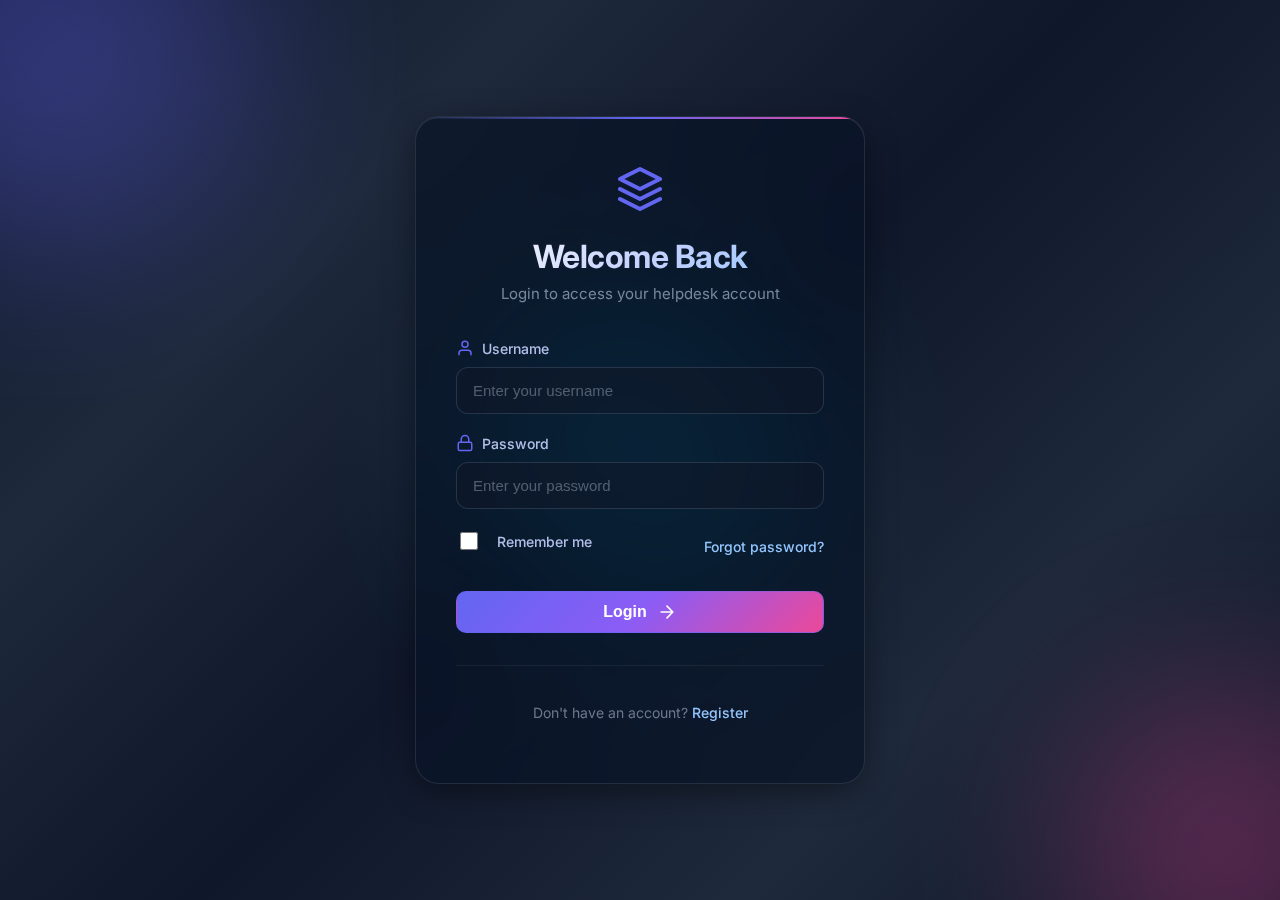
<file: index.html>
<!DOCTYPE html>
<html lang="en">
<head>
    <meta charset="UTF-8" />
    <meta name="viewport" content="width=device-width, initial-scale=1.0" />
    <title>Helpdesk & Ticketing System</title>
    <link rel="stylesheet" href="style.css" />
    <link rel="preconnect" href="https://fonts.gstatic.com" crossorigin>
    <link rel="preconnect" href="https://fonts.googleapis.com">
    <link href="https://fonts.googleapis.com/css2?family=Inter:wght@400;500;600;700&display=swap" rel="stylesheet">
</head>
<body>
    <div class="main-background">
        <div class="main-glow main-glow-1"></div>
        <div class="main-glow main-glow-2"></div>
        <div class="main-glow main-glow-3"></div>
    </div>
    <header class="app-header">
        <div class="header-left">
            <div class="header-logo">
                <svg width="28" height="28" viewBox="0 0 24 24" fill="none" xmlns="http://www.w3.org/2000/svg">
                    <path d="M12 2L2 7L12 12L22 7L12 2Z" stroke="currentColor" stroke-width="2" stroke-linecap="round" stroke-linejoin="round"/>
                    <path d="M2 17L12 22L22 17" stroke="currentColor" stroke-width="2" stroke-linecap="round" stroke-linejoin="round"/>
                    <path d="M2 12L12 17L22 12" stroke="currentColor" stroke-width="2" stroke-linecap="round" stroke-linejoin="round"/>
                </svg>
            </div>
            <div class="header-title-group">
                <h1 class="header-title-animated">
                    <span class="title-char" style="--delay: 0.1s">H</span>
                    <span class="title-char" style="--delay: 0.15s">e</span>
                    <span class="title-char" style="--delay: 0.2s">l</span>
                    <span class="title-char" style="--delay: 0.25s">p</span>
                    <span class="title-char" style="--delay: 0.3s">d</span>
                    <span class="title-char" style="--delay: 0.35s">e</span>
                    <span class="title-char" style="--delay: 0.4s">s</span>
                    <span class="title-char" style="--delay: 0.45s">k</span>
                    <span class="title-char" style="--delay: 0.5s">&nbsp;</span>
                    <span class="title-char" style="--delay: 0.55s">&</span>
                    <span class="title-char" style="--delay: 0.6s">&nbsp;</span>
                    <span class="title-char" style="--delay: 0.65s">T</span>
                    <span class="title-char" style="--delay: 0.7s">i</span>
                    <span class="title-char" style="--delay: 0.75s">c</span>
                    <span class="title-char" style="--delay: 0.8s">k</span>
                    <span class="title-char" style="--delay: 0.85s">e</span>
                    <span class="title-char" style="--delay: 0.9s">t</span>
                    <span class="title-char" style="--delay: 0.95s">i</span>
                    <span class="title-char" style="--delay: 1s">n</span>
                    <span class="title-char" style="--delay: 1.05s">g</span>
                    <span class="title-char" style="--delay: 1.1s">&nbsp;</span>
                    <span class="title-char" style="--delay: 1.15s">S</span>
                    <span class="title-char" style="--delay: 1.2s">y</span>
                    <span class="title-char" style="--delay: 1.25s">s</span>
                    <span class="title-char" style="--delay: 1.3s">t</span>
                    <span class="title-char" style="--delay: 1.35s">e</span>
                    <span class="title-char" style="--delay: 1.4s">m</span>
                </h1>
                <span class="header-subtitle subtitle-animated">Manage your support tickets</span>
            </div>
        </div>
        <div class="header-right">
            <div class="user-info">
                <div class="user-avatar">
                    <svg width="20" height="20" viewBox="0 0 24 24" fill="none" xmlns="http://www.w3.org/2000/svg">
                        <path d="M20 21v-2a4 4 0 0 0-4-4H8a4 4 0 0 0-4 4v2" stroke="currentColor" stroke-width="2" stroke-linecap="round" stroke-linejoin="round"/>
                        <circle cx="12" cy="7" r="4" stroke="currentColor" stroke-width="2" stroke-linecap="round" stroke-linejoin="round"/>
                    </svg>
                </div>
                <div class="user-details">
                    <span id="userDisplayName" class="user-name">Guest</span>
                    <span id="activeRole" class="active-role-badge"></span>
                </div>
            </div>
            <button id="logoutBtn" class="btn ghost logout-btn">
                <svg width="16" height="16" viewBox="0 0 24 24" fill="none" xmlns="http://www.w3.org/2000/svg">
                    <path d="M9 21H5a2 2 0 0 1-2-2V5a2 2 0 0 1 2-2h4" stroke="currentColor" stroke-width="2" stroke-linecap="round" stroke-linejoin="round"/>
                    <polyline points="16 17 21 12 16 7" stroke="currentColor" stroke-width="2" stroke-linecap="round" stroke-linejoin="round"/>
                    <line x1="21" y1="12" x2="9" y2="12" stroke="currentColor" stroke-width="2" stroke-linecap="round" stroke-linejoin="round"/>
                </svg>
                <span>Logout</span>
            </button>
        </div>
    </header>

    <main class="layout">
        <section class="create-ticket card">
            <h2>Create Ticket</h2>
            <form id="ticketForm" autocomplete="off">
                <div class="form-row">
                    <label for="title">Title</label>
                    <input type="text" id="title" name="title" placeholder="Short summary" required />
                </div>
                <div class="form-row">
                    <label for="description">Description</label>
                    <textarea id="description" name="description" rows="4" placeholder="Describe the issue" required></textarea>
                </div>
                <div class="form-grid">
                    <div class="form-row">
                        <label for="category">Category</label>
                        <select id="category" name="category" required>
                            <option value="academic">academic</option>
                            <option value="Hostel">Hostel</option>
                            <option value="Maintenance">Maintenance</option>
                            <option value="Other">Other</option>
                        </select>
                    </div>
                    <div class="form-row">
                        <label for="priority">Priority</label>
                        <select id="priority" name="priority" required>
                            <option value="Low">Low</option>
                            <option value="Medium">Medium</option>
                            <option value="High">High</option>
                            <option value="Critical">Critical</option>
                        </select>
                    </div>
                    <div class="form-row">
                        <label for="slaHours">SLA Hours</label>
                        <input type="number" id="slaHours" name="slaHours" min="1" value="24" required />
                    </div>
                </div>
                <div class="form-actions">
                    <button type="submit" class="btn primary">Create Ticket</button>
                </div>
            </form>
        </section>

        <section class="ticket-list card">
            <div class="ticket-list-header">
                <h2>Ticket List</h2>
            </div>
            <div class="ticket-filters">
                <select id="filterCategory">
                    <option value="">All Categories</option>
                    <option value="Academics">Academics</option>
                    <option value="Hostel">Hostel</option>
                    <option value="Maintenance">Maintenance</option>
                    <option value="Other">Other</option>
                </select>
                <select id="filterStatus">
                    <option value="">All Statuses</option>
                    <option>Open</option>
                    <option>In Progress</option>
                    <option>Resolved</option>
                    <option>Closed</option>
                    <option>Escalated</option>
                </select>
                <select id="filterPriority">
                    <option value="">All Priorities</option>
                    <option>Low</option>
                    <option>Medium</option>
                    <option>High</option>
                    <option>Critical</option>
                </select>
                <input id="searchText" type="search" placeholder="Search title/description" />
                <select id="sortBy">
                    <option value="created_desc">Newest</option>
                    <option value="created_asc">Oldest</option>
                    <option value="sla_asc">SLA: Least time left</option>
                    <option value="sla_desc">SLA: Most time left</option>
                    <option value="priority_desc">Priority: High → Low</option>
                    <option value="priority_asc">Priority: Low → High</option>
                </select>
            </div>
            <div class="bulk-actions" data-admin-only>
                <span class="bulk-count" id="bulkCount">0 selected</span>
                <select id="bulkStatus">
                    <option value="">Change status...</option>
                    <option>Open</option>
                    <option>In Progress</option>
                    <option>Resolved</option>
                    <option>Closed</option>
                    <option>Escalated</option>
                </select>
                <button id="applyBulk" class="btn small">Apply</button>
            </div>
            <div id="ticketsContainer" class="tickets"></div>
            <div id="emptyState" class="empty-state hidden">No tickets yet. Create one to get started.</div>
        </section>
    </main>

    <footer class="app-footer">
        <div class="footer-content">
            <div class="footer-left">
                <div class="footer-icon">
                    <svg width="20" height="20" viewBox="0 0 24 24" fill="none" xmlns="http://www.w3.org/2000/svg">
                        <path d="M12 2L2 7L12 12L22 7L12 2Z" stroke="currentColor" stroke-width="2" stroke-linecap="round" stroke-linejoin="round"/>
                        <path d="M2 17L12 22L22 17" stroke="currentColor" stroke-width="2" stroke-linecap="round" stroke-linejoin="round"/>
                        <path d="M2 12L12 17L22 12" stroke="currentColor" stroke-width="2" stroke-linecap="round" stroke-linejoin="round"/>
                    </svg>
                </div>
                <div class="footer-text">
                    <p class="footer-main-text">Helpdesk & Ticketing System</p>
                    <p class="footer-sub-text">All data stored locally in your browser (localStorage)</p>
                </div>
            </div>
            <div class="footer-right">
                <div class="footer-stats">
                    <div class="stat-item">
                        <span class="stat-label">Version</span>
                        <span class="stat-value">1.0.0</span>
                    </div>
                    <div class="stat-item">
                        <span class="stat-label">Status</span>
                        <span class="stat-value status-online">Online</span>
                    </div>
                </div>
            </div>
        </div>
        <div class="footer-border"></div>
    </footer>

    <script src="script.js"></script>
    <noscript>Your browser must support JavaScript to use this app.</noscript>
</body>
</html>
</file>
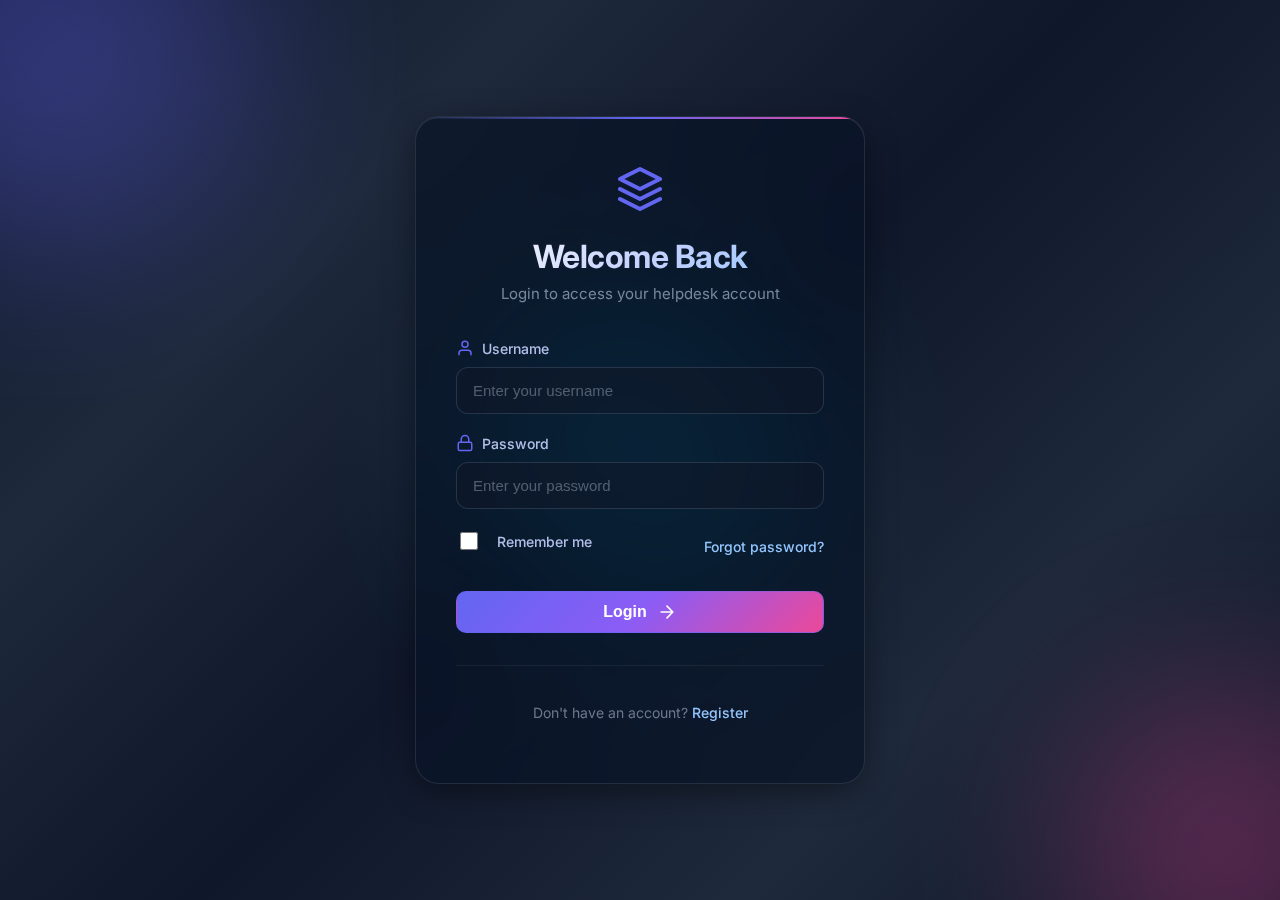
<file: login.html>
<!DOCTYPE html>
<html lang="en">
<head>
    <meta charset="UTF-8" />
    <meta name="viewport" content="width=device-width, initial-scale=1.0" />
    <title>Login - Helpdesk & Ticketing System</title>
    <link rel="stylesheet" href="style.css" />
    <link rel="preconnect" href="https://fonts.gstatic.com" crossorigin>
    <link rel="preconnect" href="https://fonts.googleapis.com">
    <link href="https://fonts.googleapis.com/css2?family=Inter:wght@400;500;600;700&display=swap" rel="stylesheet">
</head>
<body>
    <div class="login-background">
        <div class="login-glow login-glow-1"></div>
        <div class="login-glow login-glow-2"></div>
        <div class="login-glow login-glow-3"></div>
    </div>
    <div class="login-container">
        <div class="login-card">
            <div class="login-icon">
                <svg width="48" height="48" viewBox="0 0 24 24" fill="none" xmlns="http://www.w3.org/2000/svg">
                    <path d="M12 2L2 7L12 12L22 7L12 2Z" stroke="currentColor" stroke-width="2" stroke-linecap="round" stroke-linejoin="round"/>
                    <path d="M2 17L12 22L22 17" stroke="currentColor" stroke-width="2" stroke-linecap="round" stroke-linejoin="round"/>
                    <path d="M2 12L12 17L22 12" stroke="currentColor" stroke-width="2" stroke-linecap="round" stroke-linejoin="round"/>
                </svg>
            </div>
            <div class="login-header">
                <h1>Welcome Back</h1>
                <p>Login to access your helpdesk account</p>
            </div>
            <form id="loginForm" autocomplete="off">
                <div class="form-row">
                    <label for="username">
                        <svg width="18" height="18" viewBox="0 0 24 24" fill="none" xmlns="http://www.w3.org/2000/svg">
                            <path d="M20 21v-2a4 4 0 0 0-4-4H8a4 4 0 0 0-4 4v2" stroke="currentColor" stroke-width="2" stroke-linecap="round" stroke-linejoin="round"/>
                            <circle cx="12" cy="7" r="4" stroke="currentColor" stroke-width="2" stroke-linecap="round" stroke-linejoin="round"/>
                        </svg>
                        Username
                    </label>
                    <input type="text" id="username" name="username" placeholder="Enter your username" required />
                </div>
                <div class="form-row">
                    <label for="password">
                        <svg width="18" height="18" viewBox="0 0 24 24" fill="none" xmlns="http://www.w3.org/2000/svg">
                            <rect x="3" y="11" width="18" height="11" rx="2" ry="2" stroke="currentColor" stroke-width="2" stroke-linecap="round" stroke-linejoin="round"/>
                            <path d="M7 11V7a5 5 0 0 1 10 0v4" stroke="currentColor" stroke-width="2" stroke-linecap="round" stroke-linejoin="round"/>
                        </svg>
                        Password
                    </label>
                    <input type="password" id="password" name="password" placeholder="Enter your password" required />
                </div>
                <div class="form-row remember-me">
                    <label class="checkbox-container">
                        <input type="checkbox" id="rememberMe" name="rememberMe">
                        <span class="checkmark"></span>
                        Remember me
                    </label>
                    <a href="#" class="forgot-password">Forgot password?</a>
                </div>
                <div class="form-actions">
                    <button type="submit" class="btn primary login-btn">
                        <span>Login</span>
                        <svg width="20" height="20" viewBox="0 0 24 24" fill="none" xmlns="http://www.w3.org/2000/svg">
                            <path d="M5 12H19M19 12L12 5M19 12L12 19" stroke="currentColor" stroke-width="2" stroke-linecap="round" stroke-linejoin="round"/>
                        </svg>
                    </button>
                </div>
                <div class="login-footer">
                    <p>Don't have an account? <a href="#" id="registerLink">Register</a></p>
                </div>
            </form>
        </div>
    </div>
    <script src="login.js"></script>
</body>
</html>
</file>
<file: style.css>
:root {
  --bg: #0f172a; /* slate-900 */
  --panel: #111827; /* gray-900 */
  --card: #0b1220; /* deep panel */
  --muted: #94a3b8; /* slate-400 */
  --text: #e5e7eb; /* gray-200 */
  --text-strong: #f8fafc; /* gray-50 */
  --primary: #6366f1; /* indigo-500 */
  --primary-600: #5458ee;
  --danger: #ef4444; /* red-500 */
  --danger-600: #dc2626;
  --success: #10b981; /* emerald-500 */
  --warning: #f59e0b; /* amber-500 */
  --orange: #fb923c; /* orange-400 */
  --critical: #f43f5e; /* rose-500 */
  --shadow: 0 8px 24px rgba(0, 0, 0, 0.35);
  --radius: 14px;
  --link: #818cf8; /* indigo-400 */
}

* { box-sizing: border-box; }
html, body { height: 100%; }
body {
  margin: 0;
  font-family: Inter, system-ui, -apple-system, Segoe UI, Roboto, Helvetica, Arial, "Apple Color Emoji", "Segoe UI Emoji";
  background: linear-gradient(135deg, 
    rgb(15, 23, 42) 0%,
    rgb(30, 41, 59) 25%,
    rgb(15, 23, 42) 50%,
    rgb(30, 41, 59) 75%,
    rgb(15, 23, 42) 100%
  );
  color: var(--text);
  min-height: 100vh;
  position: relative;
}

/* Main Page RGB Background Effects */
.main-background {
  position: fixed;
  top: 0;
  left: 0;
  width: 100%;
  height: 100%;
  z-index: 0;
  overflow: hidden;
  pointer-events: none;
}

.main-glow {
  position: absolute;
  border-radius: 50%;
  filter: blur(100px);
  opacity: 0.4;
  animation: mainFloat 25s infinite ease-in-out;
}

.main-glow-1 {
  width: 600px;
  height: 600px;
  background: radial-gradient(circle, rgba(99, 102, 241, 0.6), rgba(99, 102, 241, 0));
  top: -300px;
  left: -300px;
  animation-delay: 0s;
}

.main-glow-2 {
  width: 500px;
  height: 500px;
  background: radial-gradient(circle, rgba(236, 72, 153, 0.5), rgba(236, 72, 153, 0));
  bottom: -200px;
  right: -200px;
  animation-delay: 8s;
}

.main-glow-3 {
  width: 450px;
  height: 450px;
  background: radial-gradient(circle, rgba(34, 211, 238, 0.5), rgba(34, 211, 238, 0));
  top: 50%;
  right: 10%;
  transform: translateY(-50%);
  animation-delay: 15s;
}

@keyframes mainFloat {
  0%, 100% {
    transform: translate(0, 0) scale(1);
  }
  33% {
    transform: translate(40px, -40px) scale(1.1);
  }
  66% {
    transform: translate(-40px, 40px) scale(0.9);
  }
}

/* Login Page Styles - Modern RGB Design */
.login-background {
  position: fixed;
  top: 0;
  left: 0;
  width: 100%;
  height: 100%;
  z-index: 0;
  overflow: hidden;
  background: linear-gradient(135deg, 
    rgb(15, 23, 42) 0%,
    rgb(30, 41, 59) 25%,
    rgb(15, 23, 42) 50%,
    rgb(30, 41, 59) 75%,
    rgb(15, 23, 42) 100%
  );
}

.login-glow {
  position: absolute;
  border-radius: 50%;
  filter: blur(80px);
  opacity: 0.6;
  animation: float 20s infinite ease-in-out;
}

.login-glow-1 {
  width: 500px;
  height: 500px;
  background: radial-gradient(circle, rgba(99, 102, 241, 0.8), rgba(99, 102, 241, 0));
  top: -200px;
  left: -200px;
  animation-delay: 0s;
}

.login-glow-2 {
  width: 400px;
  height: 400px;
  background: radial-gradient(circle, rgba(236, 72, 153, 0.7), rgba(236, 72, 153, 0));
  bottom: -150px;
  right: -150px;
  animation-delay: 5s;
}

.login-glow-3 {
  width: 350px;
  height: 350px;
  background: radial-gradient(circle, rgba(34, 211, 238, 0.6), rgba(34, 211, 238, 0));
  top: 50%;
  left: 50%;
  transform: translate(-50%, -50%);
  animation-delay: 10s;
}

@keyframes float {
  0%, 100% {
    transform: translate(0, 0) scale(1);
  }
  33% {
    transform: translate(30px, -30px) scale(1.1);
  }
  66% {
    transform: translate(-30px, 30px) scale(0.9);
  }
}

.login-container {
  position: relative;
  display: flex;
  justify-content: center;
  align-items: center;
  min-height: 100vh;
  padding: 20px;
  z-index: 1;
}

.login-card {
  width: 100%;
  max-width: 450px;
  padding: 48px 40px;
  background: rgba(11, 18, 32, 0.7);
  backdrop-filter: blur(20px) saturate(180%);
  border: 1px solid rgba(255, 255, 255, 0.1);
  border-radius: 24px;
  box-shadow: 
    0 8px 32px rgba(0, 0, 0, 0.4),
    inset 0 1px 0 rgba(255, 255, 255, 0.1);
  animation: slideUp 0.6s ease-out;
  position: relative;
  overflow: hidden;
}

.login-card::before {
  content: '';
  position: absolute;
  top: 0;
  left: 0;
  right: 0;
  height: 2px;
  background: linear-gradient(90deg, 
    rgba(99, 102, 241, 0),
    rgba(99, 102, 241, 1),
    rgba(236, 72, 153, 1),
    rgba(34, 211, 238, 1),
    rgba(99, 102, 241, 0)
  );
  background-size: 200% 100%;
  animation: shimmer 3s infinite;
}

@keyframes shimmer {
  0% {
    background-position: -200% 0;
  }
  100% {
    background-position: 200% 0;
  }
}

@keyframes slideUp {
  from {
    opacity: 0;
    transform: translateY(30px);
  }
  to {
    opacity: 1;
    transform: translateY(0);
  }
}

.login-icon {
  display: flex;
  justify-content: center;
  margin-bottom: 24px;
  color: rgb(99, 102, 241);
  animation: pulse 2s infinite;
}

@keyframes pulse {
  0%, 100% {
    opacity: 1;
    transform: scale(1);
  }
  50% {
    opacity: 0.8;
    transform: scale(1.05);
  }
}

.login-header {
  text-align: center;
  margin-bottom: 36px;
}

.login-header h1 {
  font-size: 32px;
  font-weight: 700;
  margin-bottom: 8px;
  background: linear-gradient(135deg, 
    rgb(255, 255, 255) 0%,
    rgb(199, 210, 254) 50%,
    rgb(147, 197, 253) 100%
  );
  -webkit-background-clip: text;
  -webkit-text-fill-color: transparent;
  background-clip: text;
  letter-spacing: -0.5px;
}

.login-header p {
  color: rgba(148, 163, 184, 0.8);
  margin: 0;
  font-size: 15px;
}

.login-card .form-row {
  margin-bottom: 20px;
}

.login-card .form-row label {
  display: flex;
  align-items: center;
  gap: 8px;
  font-size: 14px;
  font-weight: 500;
  color: rgba(199, 210, 254, 0.9);
  margin-bottom: 10px;
}

.login-card .form-row label svg {
  color: rgb(99, 102, 241);
}

.login-card input[type="text"],
.login-card input[type="password"] {
  width: 100%;
  padding: 14px 16px;
  border-radius: 12px;
  border: 1px solid rgba(148, 163, 184, 0.2);
  background: rgba(15, 23, 42, 0.6);
  color: var(--text);
  font-size: 15px;
  outline: none;
  transition: all 0.3s ease;
}

.login-card input[type="text"]:focus,
.login-card input[type="password"]:focus {
  border-color: rgb(99, 102, 241);
  background: rgba(15, 23, 42, 0.8);
  box-shadow: 
    0 0 0 3px rgba(99, 102, 241, 0.1),
    0 4px 12px rgba(99, 102, 241, 0.15);
  transform: translateY(-1px);
}

.login-card input::placeholder {
  color: rgba(148, 163, 184, 0.5);
}

.login-btn {
  width: 100%;
  padding: 16px;
  margin-top: 8px;
  display: flex;
  align-items: center;
  justify-content: center;
  gap: 10px;
  font-size: 16px;
  font-weight: 600;
  border: none;
  border-radius: 12px;
  background: linear-gradient(135deg, 
    rgb(99, 102, 241) 0%,
    rgb(139, 92, 246) 50%,
    rgb(236, 72, 153) 100%
  );
  color: white;
  cursor: pointer;
  transition: all 0.3s ease;
  position: relative;
  overflow: hidden;
}

.login-btn::before {
  content: '';
  position: absolute;
  top: 0;
  left: -100%;
  width: 100%;
  height: 100%;
  background: linear-gradient(90deg, 
    transparent,
    rgba(255, 255, 255, 0.2),
    transparent
  );
  transition: left 0.5s;
}

.login-btn:hover::before {
  left: 100%;
}

.login-btn:hover {
  transform: translateY(-2px);
  box-shadow: 
    0 8px 24px rgba(99, 102, 241, 0.4),
    0 4px 12px rgba(236, 72, 153, 0.3);
  filter: brightness(1.1);
}

.login-btn:active {
  transform: translateY(0);
}

.login-btn svg {
  transition: transform 0.3s ease;
}

.login-btn:hover svg {
  transform: translateX(4px);
}

.remember-me {
  display: flex;
  justify-content: space-between;
  align-items: center;
  margin: 20px 0;
}

.checkbox-container {
  display: flex;
  align-items: center;
  cursor: pointer;
  font-size: 14px;
  color: rgba(148, 163, 184, 0.9);
  gap: 8px;
  transition: color 0.2s ease;
}

.checkbox-container:hover {
  color: rgba(199, 210, 254, 0.9);
}

.checkbox-container input[type="checkbox"] {
  width: 18px;
  height: 18px;
  cursor: pointer;
  accent-color: rgb(99, 102, 241);
}

.forgot-password, #registerLink {
  color: rgb(147, 197, 253);
  text-decoration: none;
  font-size: 14px;
  font-weight: 500;
  transition: all 0.2s ease;
}

.forgot-password:hover, #registerLink:hover {
  color: rgb(99, 102, 241);
  text-decoration: underline;
}

.login-footer {
  text-align: center;
  margin-top: 32px;
  padding-top: 24px;
  border-top: 1px solid rgba(148, 163, 184, 0.1);
  font-size: 14px;
  color: rgba(148, 163, 184, 0.7);
}

.login-footer a {
  color: rgb(147, 197, 253);
  font-weight: 600;
  transition: color 0.2s ease;
}

.login-footer a:hover {
  color: rgb(99, 102, 241);
}

.app-header {
  display: flex;
  align-items: center;
  justify-content: space-between;
  padding: 16px 32px;
  position: sticky;
  top: 0;
  background: rgba(11, 18, 32, 0.8);
  backdrop-filter: blur(24px) saturate(200%);
  border-bottom: 1px solid rgba(255, 255, 255, 0.08);
  z-index: 100;
  box-shadow: 
    0 8px 32px rgba(0, 0, 0, 0.4),
    0 1px 0 rgba(255, 255, 255, 0.05) inset;
  position: relative;
  gap: 24px;
}

.app-header::before {
  content: '';
  position: absolute;
  bottom: 0;
  left: 0;
  right: 0;
  height: 2px;
  background: linear-gradient(90deg, 
    rgba(99, 102, 241, 0),
    rgba(99, 102, 241, 1),
    rgba(236, 72, 153, 1),
    rgba(34, 211, 238, 1),
    rgba(99, 102, 241, 1),
    rgba(99, 102, 241, 0)
  );
  background-size: 300% 100%;
  animation: headerShimmer 3s infinite;
  opacity: 0.9;
}

.app-header::after {
  content: '';
  position: absolute;
  top: 0;
  left: 0;
  right: 0;
  bottom: 0;
  background: radial-gradient(
    ellipse at top,
    rgba(99, 102, 241, 0.03),
    transparent 70%
  );
  pointer-events: none;
  z-index: -1;
}

@keyframes headerShimmer {
  0% {
    background-position: -300% 0;
  }
  100% {
    background-position: 300% 0;
  }
}

.header-left {
  display: flex;
  align-items: center;
  gap: 16px;
  flex: 1;
}

.header-logo {
  display: flex;
  align-items: center;
  justify-content: center;
  width: 44px;
  height: 44px;
  border-radius: 12px;
  background: linear-gradient(135deg, 
    rgba(99, 102, 241, 0.2),
    rgba(139, 92, 246, 0.15)
  );
  border: 1px solid rgba(99, 102, 241, 0.3);
  color: rgb(147, 197, 253);
  box-shadow: 
    0 4px 12px rgba(99, 102, 241, 0.2),
    inset 0 1px 0 rgba(255, 255, 255, 0.1);
  transition: all 0.3s ease;
  animation: logoPulse 3s infinite ease-in-out;
}

@keyframes logoPulse {
  0%, 100% {
    box-shadow: 
      0 4px 12px rgba(99, 102, 241, 0.2),
      inset 0 1px 0 rgba(255, 255, 255, 0.1);
  }
  50% {
    box-shadow: 
      0 6px 20px rgba(99, 102, 241, 0.4),
      inset 0 1px 0 rgba(255, 255, 255, 0.15);
  }
}

.header-logo:hover {
  transform: translateY(-2px) scale(1.05);
  border-color: rgba(99, 102, 241, 0.5);
  box-shadow: 
    0 8px 24px rgba(99, 102, 241, 0.3),
    inset 0 1px 0 rgba(255, 255, 255, 0.15);
}

.header-title-group {
  display: flex;
  flex-direction: column;
  gap: 2px;
  overflow: hidden;
}

.header-title-animated {
  margin: 0;
  font-size: 22px;
  font-weight: 700;
  letter-spacing: -0.3px;
  line-height: 1.2;
  display: inline-block;
}

.title-char {
  display: inline-block;
  opacity: 0;
  transform: translateY(20px) rotateX(-90deg);
  animation: charReveal 0.6s cubic-bezier(0.34, 1.56, 0.64, 1) forwards;
  animation-delay: var(--delay);
  background: linear-gradient(135deg, 
    rgb(255, 255, 255) 0%,
    rgb(199, 210, 254) 40%,
    rgb(147, 197, 253) 80%,
    rgb(199, 210, 254) 100%
  );
  background-size: 200% 100%;
  -webkit-background-clip: text;
  -webkit-text-fill-color: transparent;
  background-clip: text;
  position: relative;
  transition: all 0.3s ease;
  overflow: hidden;
}

.title-char:hover {
  transform: translateY(-3px) scale(1.1);
  animation: charBounce 0.5s ease;
}

@keyframes charReveal {
  0% {
    opacity: 0;
    transform: translateY(20px) rotateX(-90deg) scale(0.8);
  }
  50% {
    opacity: 0.8;
    transform: translateY(-5px) rotateX(0deg) scale(1.1);
  }
  100% {
    opacity: 1;
    transform: translateY(0) rotateX(0deg) scale(1);
  }
}

@keyframes charBounce {
  0%, 100% {
    transform: translateY(0) scale(1);
  }
  50% {
    transform: translateY(-5px) scale(1.15);
  }
}

/* Continuous shimmer effect after reveal */
.header-title-animated {
  animation: titleShimmer 3s ease-in-out infinite;
  animation-delay: 2s;
}

@keyframes titleShimmer {
  0%, 100% {
    filter: brightness(1);
  }
  50% {
    filter: brightness(1.2);
  }
}

/* Gradient wave effect on individual chars */
.title-char::after {
  content: '';
  position: absolute;
  top: 0;
  left: -100%;
  width: 100%;
  height: 100%;
  background: linear-gradient(90deg, 
    transparent,
    rgba(255, 255, 255, 0.4),
    transparent
  );
  animation: charWave 3s infinite;
  animation-delay: calc(var(--delay) + 2s);
  pointer-events: none;
}

@keyframes charWave {
  0% {
    left: -100%;
    opacity: 0;
  }
  50% {
    opacity: 1;
  }
  100% {
    left: 100%;
    opacity: 0;
  }
}

.header-subtitle {
  font-size: 11px;
  color: rgba(148, 163, 184, 0.7);
  font-weight: 500;
  text-transform: uppercase;
  letter-spacing: 0.5px;
  margin-top: -2px;
}

.subtitle-animated {
  opacity: 0;
  transform: translateX(-30px);
  animation: subtitleSlideIn 1s cubic-bezier(0.34, 1.56, 0.64, 1) forwards;
  animation-delay: 1.5s;
  display: inline-block;
  position: relative;
}

.subtitle-animated::before {
  content: '';
  position: absolute;
  left: -20px;
  top: 50%;
  transform: translateY(-50%);
  width: 0;
  height: 2px;
  background: linear-gradient(90deg, 
    rgba(99, 102, 241, 0),
    rgba(99, 102, 241, 1),
    rgba(236, 72, 153, 1),
    rgba(99, 102, 241, 0)
  );
  animation: underlineExpand 0.8s ease forwards;
  animation-delay: 2s;
}

.subtitle-animated::after {
  content: '';
  position: absolute;
  right: -20px;
  top: 50%;
  transform: translateY(-50%);
  width: 0;
  height: 2px;
  background: linear-gradient(90deg, 
    rgba(99, 102, 241, 0),
    rgba(236, 72, 153, 1),
    rgba(34, 211, 238, 1),
    rgba(99, 102, 241, 0)
  );
  animation: underlineExpand 0.8s ease forwards;
  animation-delay: 2.2s;
}

@keyframes subtitleSlideIn {
  0% {
    opacity: 0;
    transform: translateX(-30px);
  }
  100% {
    opacity: 1;
    transform: translateX(0);
  }
}

@keyframes underlineExpand {
  0% {
    width: 0;
    opacity: 0;
  }
  100% {
    width: 15px;
    opacity: 1;
  }
}

/* Continuous pulse effect for subtitle */
.subtitle-animated {
  animation: subtitleSlideIn 1s cubic-bezier(0.34, 1.56, 0.64, 1) forwards,
             subtitlePulse 3s ease-in-out infinite;
  animation-delay: 1.5s, 2.8s;
}

@keyframes subtitlePulse {
  0%, 100% {
    letter-spacing: 0.5px;
    opacity: 0.7;
  }
  50% {
    letter-spacing: 1px;
    opacity: 1;
  }
}
.header-right { 
  display: flex; 
  align-items: center; 
  gap: 12px; 
  position: relative;
  z-index: 1;
}

.layout {
  position: relative;
  z-index: 1;
}

.app-footer {
  position: relative;
  z-index: 1;
}
.role-toggle { display: flex; align-items: center; gap: 10px; }
.role-label { font-size: 12px; color: var(--muted); }
.active-role-badge {
  font-size: 10px;
  color: rgb(199, 210, 254);
  background: linear-gradient(135deg, 
    rgba(99, 102, 241, 0.25),
    rgba(139, 92, 246, 0.2)
  );
  padding: 3px 8px;
  border-radius: 6px;
  border: 1px solid rgba(99, 102, 241, 0.4);
  font-weight: 600;
  text-transform: uppercase;
  letter-spacing: 0.5px;
  box-shadow: 
    0 2px 6px rgba(99, 102, 241, 0.25),
    inset 0 1px 0 rgba(255, 255, 255, 0.1);
  line-height: 1.2;
}
.user-info {
  display: flex;
  align-items: center;
  gap: 12px;
  padding: 8px 12px;
  border-radius: 12px;
  background: rgba(15, 23, 42, 0.4);
  border: 1px solid rgba(148, 163, 184, 0.1);
  transition: all 0.3s ease;
  position: relative;
}

.user-info::before {
  content: '';
  position: absolute;
  inset: -1px;
  border-radius: 12px;
  padding: 1px;
  background: linear-gradient(135deg, 
    rgba(99, 102, 241, 0.3),
    rgba(236, 72, 153, 0.3),
    rgba(34, 211, 238, 0.3)
  );
  -webkit-mask: linear-gradient(#fff 0 0) content-box, linear-gradient(#fff 0 0);
  -webkit-mask-composite: xor;
  mask-composite: exclude;
  opacity: 0;
  transition: opacity 0.3s ease;
}

.user-info:hover::before {
  opacity: 1;
}

.user-info:hover {
  background: rgba(15, 23, 42, 0.6);
  border-color: rgba(99, 102, 241, 0.2);
  transform: translateY(-1px);
  box-shadow: 0 4px 12px rgba(99, 102, 241, 0.15);
}

.user-avatar {
  display: flex;
  align-items: center;
  justify-content: center;
  width: 36px;
  height: 36px;
  border-radius: 10px;
  background: linear-gradient(135deg, 
    rgba(99, 102, 241, 0.2),
    rgba(139, 92, 246, 0.15)
  );
  border: 1px solid rgba(99, 102, 241, 0.25);
  color: rgb(147, 197, 253);
  flex-shrink: 0;
}

.user-details {
  display: flex;
  flex-direction: column;
  gap: 2px;
  align-items: flex-start;
}

.user-name {
  font-weight: 600;
  color: var(--text-strong);
  font-size: 14px;
  line-height: 1.2;
}

#userDisplayName {
  font-weight: 600;
  color: var(--text-strong);
  font-size: 14px;
}
.logout-btn {
  padding: 10px 16px;
  font-size: 13px;
  font-weight: 500;
  display: flex;
  align-items: center;
  gap: 8px;
  border-radius: 10px;
  background: rgba(15, 23, 42, 0.4);
  border: 1px solid rgba(148, 163, 184, 0.15);
  color: rgba(199, 210, 254, 0.9);
  transition: all 0.3s ease;
  position: relative;
  overflow: hidden;
}

.logout-btn::before {
  content: '';
  position: absolute;
  inset: 0;
  background: linear-gradient(135deg, 
    rgba(239, 68, 68, 0.1),
    rgba(236, 72, 153, 0.1)
  );
  opacity: 0;
  transition: opacity 0.3s ease;
}

.logout-btn:hover {
  background: rgba(15, 23, 42, 0.6);
  border-color: rgba(239, 68, 68, 0.3);
  color: rgb(248, 113, 113);
  transform: translateY(-1px);
  box-shadow: 
    0 4px 12px rgba(239, 68, 68, 0.2),
    0 0 0 3px rgba(239, 68, 68, 0.1);
}

.logout-btn:hover::before {
  opacity: 1;
}

.logout-btn svg {
  transition: transform 0.3s ease;
  position: relative;
  z-index: 1;
}

.logout-btn:hover svg {
  transform: translateX(2px);
}

.logout-btn span {
  position: relative;
  z-index: 1;
}

.switch { position: relative; display: inline-block; width: 52px; height: 28px; }
.switch input { opacity: 0; width: 0; height: 0; }
.slider {
  position: absolute; cursor: pointer; top: 0; left: 0; right: 0; bottom: 0;
  background: #1f2937; transition: .2s; border-radius: 999px; border: 1px solid #374151;
}
.slider:before {
  position: absolute; content: ""; height: 20px; width: 20px; left: 4px; bottom: 3px;
  background: #c7d2fe; transition: .2s; border-radius: 50%; box-shadow: 0 2px 10px rgba(0,0,0,.4);
}
input:checked + .slider { background: linear-gradient(90deg, #6366f1, #22d3ee); border-color: transparent; }
input:checked + .slider:before { transform: translateX(24px); background: white; }

.layout {
  display: grid;
  grid-template-columns: 380px 1fr;
  gap: 22px;
  padding: 22px;
}

.card {
  background: rgba(11, 18, 32, 0.6);
  backdrop-filter: blur(20px) saturate(180%);
  border: 1px solid rgba(255, 255, 255, 0.1);
  box-shadow: 
    0 8px 32px rgba(0, 0, 0, 0.3),
    inset 0 1px 0 rgba(255, 255, 255, 0.05);
  border-radius: var(--radius);
  padding: 18px;
  position: relative;
  overflow: hidden;
  transition: all 0.3s ease;
}

.card::before {
  content: '';
  position: absolute;
  top: 0;
  left: 0;
  right: 0;
  height: 2px;
  background: linear-gradient(90deg, 
    rgba(99, 102, 241, 0),
    rgba(99, 102, 241, 0.6),
    rgba(236, 72, 153, 0.6),
    rgba(34, 211, 238, 0.6),
    rgba(99, 102, 241, 0)
  );
  background-size: 200% 100%;
  animation: cardShimmer 5s infinite;
  opacity: 0.6;
}

@keyframes cardShimmer {
  0% {
    background-position: -200% 0;
  }
  100% {
    background-position: 200% 0;
  }
}

.card:hover {
  border-color: rgba(99, 102, 241, 0.3);
  box-shadow: 
    0 12px 40px rgba(0, 0, 0, 0.4),
    0 0 20px rgba(99, 102, 241, 0.1),
    inset 0 1px 0 rgba(255, 255, 255, 0.1);
}
.card h2 { 
  margin: 6px 2px 14px; 
  font-size: 16px; 
  font-weight: 600; 
  background: linear-gradient(135deg, 
    rgb(255, 255, 255) 0%,
    rgb(199, 210, 254) 70%
  );
  -webkit-background-clip: text;
  -webkit-text-fill-color: transparent;
  background-clip: text;
}

.create-ticket .form-row { display: flex; flex-direction: column; gap: 8px; margin-bottom: 12px; }
.create-ticket label { font-size: 12px; color: var(--muted); }
.create-ticket input[type="text"],
.create-ticket input[type="number"],
.create-ticket textarea,
.create-ticket select,
.ticket-filters select,
.ticket-filters input[type="search"] {
  width: 100%;
  padding: 12px 14px;
  border-radius: 10px;
  border: 1px solid rgba(148, 163, 184, 0.2);
  background: rgba(15, 23, 42, 0.6);
  color: var(--text);
  outline: none;
  transition: all 0.3s ease;
}

.create-ticket input[type="text"]:focus,
.create-ticket input[type="number"]:focus,
.create-ticket textarea:focus,
.create-ticket select:focus,
.ticket-filters select:focus,
.ticket-filters input[type="search"]:focus {
  border-color: rgb(99, 102, 241);
  background: rgba(15, 23, 42, 0.8);
  box-shadow: 
    0 0 0 3px rgba(99, 102, 241, 0.1),
    0 4px 12px rgba(99, 102, 241, 0.15);
  transform: translateY(-1px);
}
.create-ticket textarea { resize: vertical; }
.form-grid { display: grid; grid-template-columns: repeat(3, 1fr); gap: 12px; }
.form-actions { margin-top: 10px; display: flex; justify-content: flex-end; }

.btn {
  border: 1px solid rgba(148,163,184,.25);
  background: rgba(99,102,241,0.09);
  color: #c7d2fe;
  padding: 10px 14px;
  border-radius: 10px;
  cursor: pointer;
  transition: .15s ease-in-out;
}
.btn:hover { transform: translateY(-1px); box-shadow: 0 8px 20px rgba(99,102,241,.15); }
.btn.primary { 
  background: linear-gradient(135deg, 
    rgb(99, 102, 241) 0%,
    rgb(139, 92, 246) 50%,
    rgb(236, 72, 153) 100%
  ); 
  border-color: rgba(99, 102, 241, 0.5); 
  color: #ffffff; 
  position: relative;
  overflow: hidden;
}

.btn.primary::before {
  content: '';
  position: absolute;
  top: 0;
  left: -100%;
  width: 100%;
  height: 100%;
  background: linear-gradient(90deg, 
    transparent,
    rgba(255, 255, 255, 0.2),
    transparent
  );
  transition: left 0.5s;
}

.btn.primary:hover::before {
  left: 100%;
}

.btn.primary:hover { 
  filter: brightness(1.1);
  box-shadow: 
    0 8px 24px rgba(99, 102, 241, 0.4),
    0 4px 12px rgba(236, 72, 153, 0.3);
  transform: translateY(-2px);
}
.btn.ghost { background: transparent; }
.btn.danger { border-color: rgba(239,68,68,.5); color: #fecaca; }
.btn.danger:hover { background: rgba(239,68,68,.1); box-shadow: 0 8px 20px rgba(239,68,68,.18); }
.btn.small { padding: 8px 10px; font-size: 12px; border-radius: 8px; }

.ticket-list-header { display: flex; align-items: center; justify-content: space-between; }
.ticket-filters { display: grid; grid-template-columns: repeat(4, 1fr); gap: 10px; margin: 10px 2px 12px; }
/* extra filter (sort) extends grid */
.ticket-filters { grid-template-columns: repeat(5, 1fr); }

.tickets { display: grid; grid-template-columns: repeat(2, minmax(260px, 1fr)); gap: 12px; }
.ticket-card {
  background: rgba(11, 18, 32, 0.5);
  backdrop-filter: blur(10px);
  border: 1px solid rgba(148, 163, 184, 0.15);
  border-radius: 12px;
  padding: 12px;
  display: grid;
  gap: 10px;
  transition: all 0.3s ease;
  position: relative;
  overflow: hidden;
}

.ticket-card::before {
  content: '';
  position: absolute;
  top: 0;
  left: 0;
  width: 3px;
  height: 100%;
  background: linear-gradient(180deg, 
    rgb(99, 102, 241),
    rgb(236, 72, 153),
    rgb(34, 211, 238)
  );
  opacity: 0;
  transition: opacity 0.3s ease;
}

.ticket-card:hover {
  border-color: rgba(99, 102, 241, 0.3);
  box-shadow: 
    0 8px 24px rgba(0, 0, 0, 0.3),
    0 0 15px rgba(99, 102, 241, 0.1);
  transform: translateY(-2px);
}

.ticket-card:hover::before {
  opacity: 1;
}
.ticket-select { display: flex; align-items: center; gap: 8px; }
.ticket-select input[type="checkbox"] { width: 16px; height: 16px; }
.ticket-header { display: flex; align-items: center; justify-content: space-between; gap: 10px; }
.ticket-title { margin: 0; font-size: 15px; color: var(--text-strong); font-weight: 600; }
.badge {
  display: inline-flex; align-items: center; gap: 6px; font-size: 11px; padding: 4px 8px;
  border-radius: 999px; border: 1px solid rgba(148, 163, 184, 0.2); color: var(--text);
}
.badges { display: flex; flex-wrap: wrap; gap: 6px; }
.badge.status { border-color: rgba(148, 163, 184, 0.25); }
.badge.overdue { color: #fecaca; background: rgba(239,68,68,.12); border-color: rgba(239,68,68,.35); }

.priority-low { background: rgba(16,185,129,.1); color: #a7f3d0; border-color: rgba(16,185,129,.35); }
.priority-medium { background: rgba(245,158,11,.1); color: #fde68a; border-color: rgba(245,158,11,.35); }
.priority-high { background: rgba(249,115,22,.1); color: #fed7aa; border-color: rgba(249,115,22,.35); }
.priority-critical { background: rgba(244,63,94,.12); color: #fecaca; border-color: rgba(244,63,94,.35); }

.ticket-meta { display: flex; align-items: center; justify-content: space-between; }
.ticket-meta .left { display: flex; align-items: center; gap: 8px; flex-wrap: wrap; }
.ticket-meta .right { display: flex; align-items: center; gap: 10px; }
.countdown { 
  font-variant-numeric: tabular-nums; 
  color: rgb(147, 197, 253); 
  font-weight: 500;
  text-shadow: 0 0 10px rgba(147, 197, 253, 0.3);
}
.assigned { font-size: 12px; color: var(--muted); }

.ticket-desc { margin: 0; color: #cbd5e1; font-size: 13px; line-height: 1.5; }

.ticket-actions { display: flex; align-items: center; gap: 8px; flex-wrap: wrap; }
.ticket-actions select { padding: 8px 10px; border-radius: 8px; background: rgba(15, 23, 42, 0.6); color: var(--text); border: 1px solid rgba(148,163,184,.25); }
.ticket-actions .edit { border-color: rgba(34,197,94,.4); color: #bbf7d0; background: rgba(16,185,129,.08); }
.ticket-actions .save { background: linear-gradient(180deg, #16a34a, #15803d); border-color: rgba(21,128,61,.6); color: #ecfdf5; }
.ticket-actions .cancel { background: transparent; color: #86efac; border-color: rgba(22,163,74,.35); }

.history {
  margin-top: 6px; border-top: 1px dashed rgba(148,163,184,.2); padding-top: 8px; display: none;
}
.history ul { margin: 6px 0 0; padding-left: 18px; color: #cbd5e1; }
.history-toggle { background: transparent; border: none; color: #93c5fd; cursor: pointer; font-size: 12px; padding: 0; }
.history-toggle:hover { text-decoration: underline; }

.empty-state { text-align: center; color: var(--muted); padding: 20px 0; }
.hidden { display: none !important; }

.bulk-actions { display: none; align-items: center; gap: 10px; margin: 6px 2px 12px; }
.bulk-actions select { padding: 8px 10px; border-radius: 8px; background: rgba(15, 23, 42, 0.6); color: var(--text); border: 1px solid rgba(148,163,184,.25); }
.bulk-count { font-size: 12px; color: var(--muted); }

.app-footer {
  position: relative;
  padding: 24px 32px;
  background: rgba(11, 18, 32, 0.6);
  backdrop-filter: blur(20px) saturate(180%);
  border-top: 1px solid rgba(255, 255, 255, 0.08);
  margin-top: 32px;
  z-index: 1;
}

.app-footer::before {
  content: '';
  position: absolute;
  top: 0;
  left: 0;
  right: 0;
  height: 2px;
  background: linear-gradient(90deg, 
    rgba(99, 102, 241, 0),
    rgba(99, 102, 241, 0.8),
    rgba(236, 72, 153, 0.8),
    rgba(34, 211, 238, 0.8),
    rgba(99, 102, 241, 0)
  );
  background-size: 300% 100%;
  animation: footerShimmer 4s infinite;
  opacity: 0.7;
}

@keyframes footerShimmer {
  0% {
    background-position: -300% 0;
  }
  100% {
    background-position: 300% 0;
  }
}

.app-footer::after {
  content: '';
  position: absolute;
  bottom: 0;
  left: 0;
  right: 0;
  top: 0;
  background: radial-gradient(
    ellipse at bottom,
    rgba(99, 102, 241, 0.02),
    transparent 70%
  );
  pointer-events: none;
  z-index: -1;
}

.footer-content {
  display: flex;
  align-items: center;
  justify-content: space-between;
  gap: 24px;
  max-width: 1400px;
  margin: 0 auto;
}

.footer-left {
  display: flex;
  align-items: center;
  gap: 16px;
  flex: 1;
}

.footer-icon {
  display: flex;
  align-items: center;
  justify-content: center;
  width: 40px;
  height: 40px;
  border-radius: 10px;
  background: linear-gradient(135deg, 
    rgba(99, 102, 241, 0.15),
    rgba(139, 92, 246, 0.1)
  );
  border: 1px solid rgba(99, 102, 241, 0.25);
  color: rgb(147, 197, 253);
  flex-shrink: 0;
  transition: all 0.3s ease;
}

.footer-icon:hover {
  transform: translateY(-2px) rotate(5deg);
  border-color: rgba(99, 102, 241, 0.4);
  box-shadow: 0 4px 12px rgba(99, 102, 241, 0.25);
  background: linear-gradient(135deg, 
    rgba(99, 102, 241, 0.25),
    rgba(139, 92, 246, 0.2)
  );
}

.footer-text {
  display: flex;
  flex-direction: column;
  gap: 4px;
}

.footer-main-text {
  margin: 0;
  font-size: 14px;
  font-weight: 600;
  background: linear-gradient(135deg, 
    rgb(199, 210, 254) 0%,
    rgb(147, 197, 253) 50%,
    rgb(199, 210, 254) 100%
  );
  background-size: 200% 100%;
  -webkit-background-clip: text;
  -webkit-text-fill-color: transparent;
  background-clip: text;
  animation: footerTextShimmer 5s infinite;
  letter-spacing: -0.2px;
}

@keyframes footerTextShimmer {
  0%, 100% {
    background-position: 0% 0;
  }
  50% {
    background-position: 100% 0;
  }
}

.footer-sub-text {
  margin: 0;
  font-size: 11px;
  color: rgba(148, 163, 184, 0.7);
  font-weight: 400;
  line-height: 1.4;
}

.footer-right {
  display: flex;
  align-items: center;
  gap: 16px;
}

.footer-stats {
  display: flex;
  align-items: center;
  gap: 24px;
}

.stat-item {
  display: flex;
  flex-direction: column;
  gap: 4px;
  align-items: flex-end;
}

.stat-label {
  font-size: 10px;
  color: rgba(148, 163, 184, 0.6);
  text-transform: uppercase;
  letter-spacing: 0.5px;
  font-weight: 500;
}

.stat-value {
  font-size: 13px;
  font-weight: 600;
  color: rgba(199, 210, 254, 0.9);
  background: linear-gradient(135deg, 
    rgba(99, 102, 241, 0.15),
    rgba(139, 92, 246, 0.1)
  );
  padding: 4px 10px;
  border-radius: 6px;
  border: 1px solid rgba(99, 102, 241, 0.2);
}

.stat-value.status-online {
  color: rgb(167, 243, 208);
  background: linear-gradient(135deg, 
    rgba(16, 185, 129, 0.15),
    rgba(5, 150, 105, 0.1)
  );
  border-color: rgba(16, 185, 129, 0.3);
  position: relative;
  padding-left: 24px;
}

.stat-value.status-online::before {
  content: '';
  position: absolute;
  left: 8px;
  top: 50%;
  transform: translateY(-50%);
  width: 6px;
  height: 6px;
  border-radius: 50%;
  background: rgb(16, 185, 129);
  box-shadow: 
    0 0 8px rgba(16, 185, 129, 0.6),
    0 0 16px rgba(16, 185, 129, 0.3);
  animation: pulseDot 2s infinite;
}

@keyframes pulseDot {
  0%, 100% {
    opacity: 1;
    transform: translateY(-50%) scale(1);
  }
  50% {
    opacity: 0.7;
    transform: translateY(-50%) scale(1.2);
  }
}

.footer-border {
  display: none;
}

@media (max-width: 768px) {
  .footer-content {
    flex-direction: column;
    align-items: flex-start;
    gap: 20px;
  }

  .footer-stats {
    width: 100%;
    justify-content: space-between;
  }

  .stat-item {
    align-items: flex-start;
  }
}

@media (max-width: 1100px) {
  .layout { grid-template-columns: 1fr; }
  .tickets { grid-template-columns: repeat(1, minmax(260px, 1fr)); }
}
</file>
